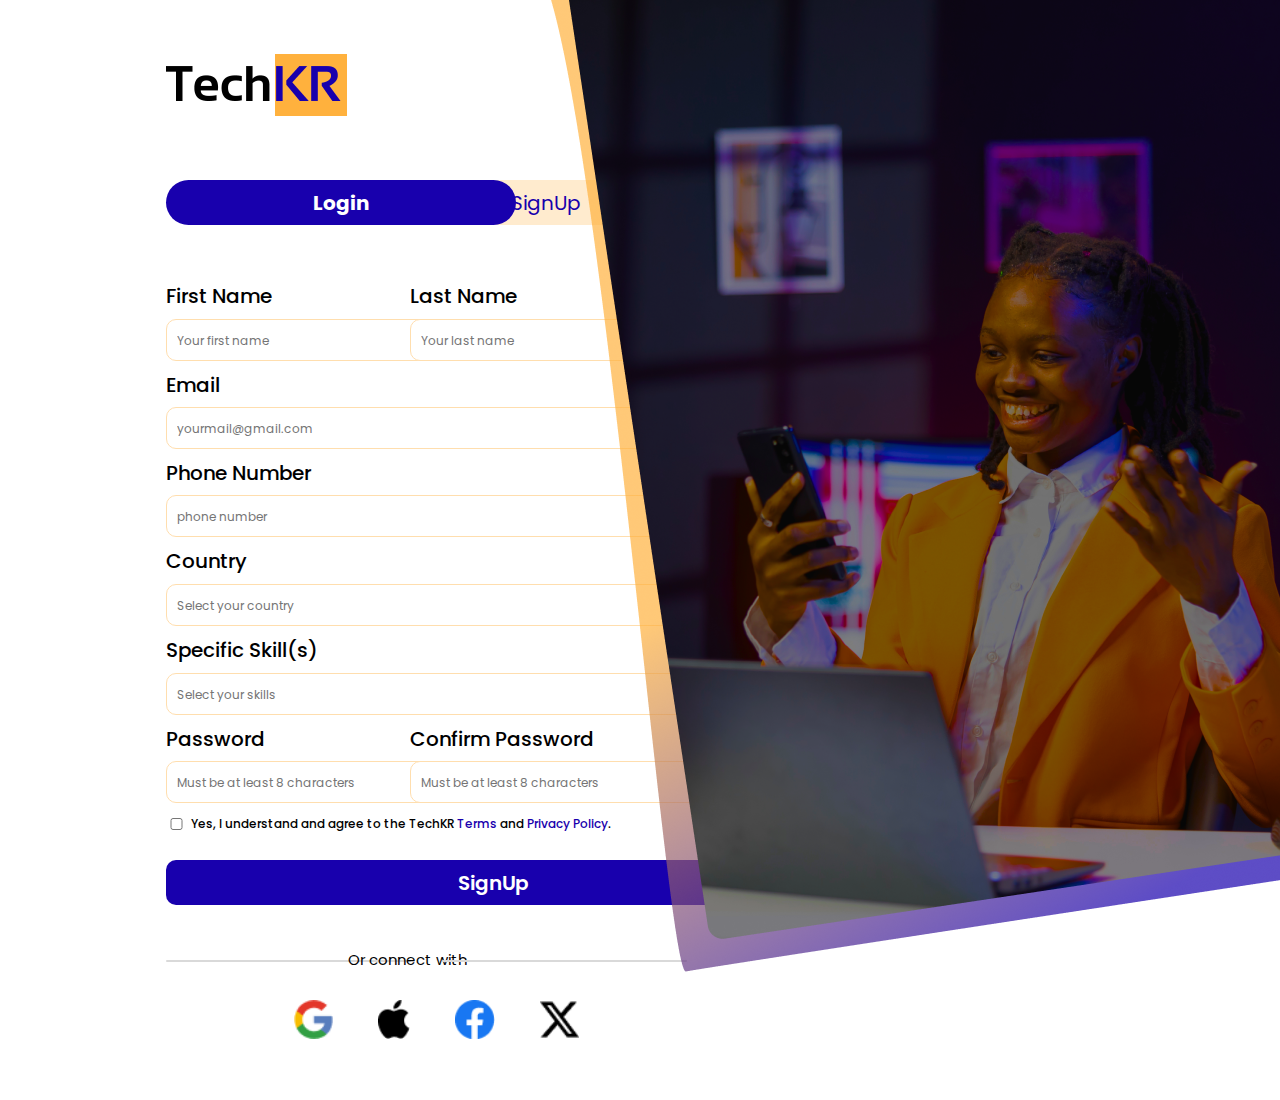
<file: page3.html>
<!DOCTYPE html>
<html lang="en">
<head>
  <meta charset="UTF-8">
  <meta name="viewport" content="width=device-width, initial-scale=1.0">
  <title>TechKR_3</title>
  <link rel="stylesheet" href="page3_styles.css">
  <link rel="preconnect" href="https://fonts.googleapis.com">
  <link rel="preconnect" href="https://fonts.gstatic.com" crossorigin>
  <link href="https://fonts.googleapis.com/css2?family=Outfit:wght@100..900&family=Poppins:ital,wght@0,100;0,200;0,300;0,400;0,500;0,600;0,700;0,800;0,900;1,100;1,200;1,300;1,400;1,500;1,600;1,700;1,800;1,900&family=Roboto:ital,wght@0,100..900;1,100..900&family=Young+Serif&display=swap" rel="stylesheet">
</head>
<body>
  <div class="contents">
    <div class="upper-section">
      <img class="company-name" src="image/logo.png" alt="Company logo">
    </div>

    <!-- Images Section -->
    <div class="mask-group">
      <div class="image-wrapper">
        <img class="page-image" src="image/Mask group.png">
        <img class="image-background" src="image/back.png">
      </div>
    </div>

    <!-- Signup / Login Buttons -->
    <div class="signup-login">
      <button class="signup">SignUp</button>
      <button class="login">Login</button>
    </div>

    <!-- Registration Form -->
    <div class="registration-details">

      <div class="first-name">First Name</div>
      <input class="first-name-input" type="text" placeholder="Your first name">
      
      <div class="last-name">Last Name</div>
      <input class="last-name-input" type="text" placeholder="Your last name">
      
      <div class="email">Email</div>
      <input class="email-input" type="text" placeholder="yourmail@gmail.com">
      
      <div class="phone-number">Phone Number</div>
      <input class="phone-number-input" type="text" placeholder="phone number">
      
      <div class="country">Country</div>
      <input class="country-input" type="text" placeholder="Select your country">
      
      <div class="skill">Specific Skill(s)</div>
      <input class="skill-input" type="text" placeholder="Select your skills">
      
      <div class="password">Password</div>
      <input class="password-input" type="text" placeholder="Must be at least 8 characters">
      
      <div class="confirm-password">Confirm Password</div>
      <input class="confirm-password-input" type="text" placeholder="Must be at least 8 characters">
      
      <label class="checkbox">
        <input type="checkbox">
          Yes, I understand and agree to the TechKR&nbsp; 
          <a href="terms.html" class="terms">Terms</a>&nbsp;and&nbsp;
          <a href="policy.html" class="policy">Privacy Policy</a>.
      </label>

      <button class="signup-button" type="submit">SignUp</button>

      <img class="line1" src="image/line.png" alt="short line">
      <div class="connect">Or connect with</div>
      <img class="line2" src="image/line.png" alt="short line">

      <div class="socials">
        <img class="google" src="image/google.png" alt="Google logo">
        <img class="apple" src="image/apple.png" alt="Apple logo">
        <img class="facebook" src="image/facebook.png" alt="Facebook logo">
        <img class="twitter" src="image/x.png" alt="X logo">        
      </div>

    </div>

  </div>
</body>
</html>
</file>
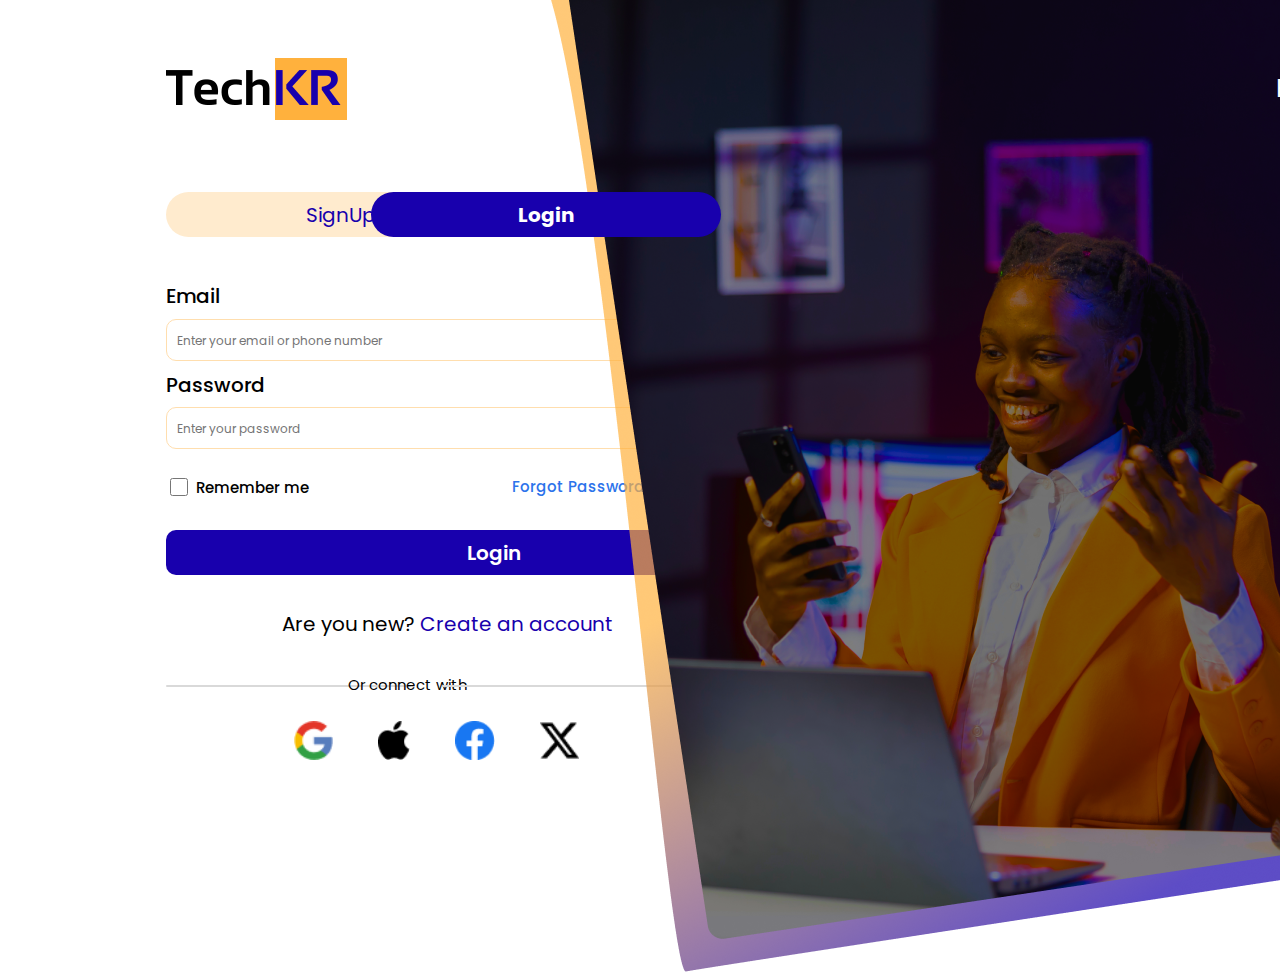
<file: page4.html>
<!DOCTYPE html>
<html lang="en">
<head>
  <meta charset="UTF-8">
  <meta name="viewport" content="width=device-width, initial-scale=1.0">
  <title>TechKR_4</title>
  <link rel="stylesheet" href="page4_styles.css">
  <link rel="preconnect" href="https://fonts.googleapis.com">
  <link rel="preconnect" href="https://fonts.gstatic.com" crossorigin>
  <link href="https://fonts.googleapis.com/css2?family=Outfit:wght@100..900&family=Poppins:ital,wght@0,100;0,200;0,300;0,400;0,500;0,600;0,700;0,800;0,900;1,100;1,200;1,300;1,400;1,500;1,600;1,700;1,800;1,900&family=Roboto:ital,wght@0,100..900;1,100..900&family=Young+Serif&display=swap" rel="stylesheet">
</head>
<body>
  <div class="contents">
    <div class="upper-section">
      <img class="company-name" src="image/logo.png" alt="Company logo">
      <div class="hiring">Hiring talent?</div>
      <div class="join">Join as a client</div>
    </div>

    <!-- Images Section -->
    <div class="mask-group">
      <div class="image-wrapper">
        <img class="page-image" src="image/Mask group.png">
        <img class="image-background" src="image/back.png">
      </div>
    </div>

    <!-- Signup / Login Buttons -->
    <div class="signup-login">
      <button class="signup">SignUp</button>
      <button class="login">Login</button>
    </div>

    <!-- Registration Form -->
    <div class="registration-details">
      
      <div class="email">Email</div>
      <input class="email-input" type="text" placeholder="Enter your email or phone number">
      
      <div class="password">Password</div>
      <input class="password-input" type="text" placeholder="Enter your password">
      
      <label class="checkbox">
        <input type="checkbox">
        Remember me    
      </label>

      <div class="forgot-password">Forgot Password?</div>

      <button class="login-button" type="submit">Login</button>

      <div class="new-registration">
        Are you new?&nbsp;
        <span class="new-account">Create an account</span>
      </div>

      <img class="line1" src="image/line.png" alt="short line">
      <div class="connect">Or connect with</div>
      <img class="line2" src="image/line.png" alt="short line">

      <div class="socials">
        <img class="google" src="image/google.png" alt="Google logo">
        <img class="apple" src="image/apple.png" alt="Apple logo">
        <img class="facebook" src="image/facebook.png" alt="Facebook logo">
        <img class="twitter" src="image/x.png" alt="X logo">        
      </div>

    </div>

  </div>
</body>
</html>
</file>
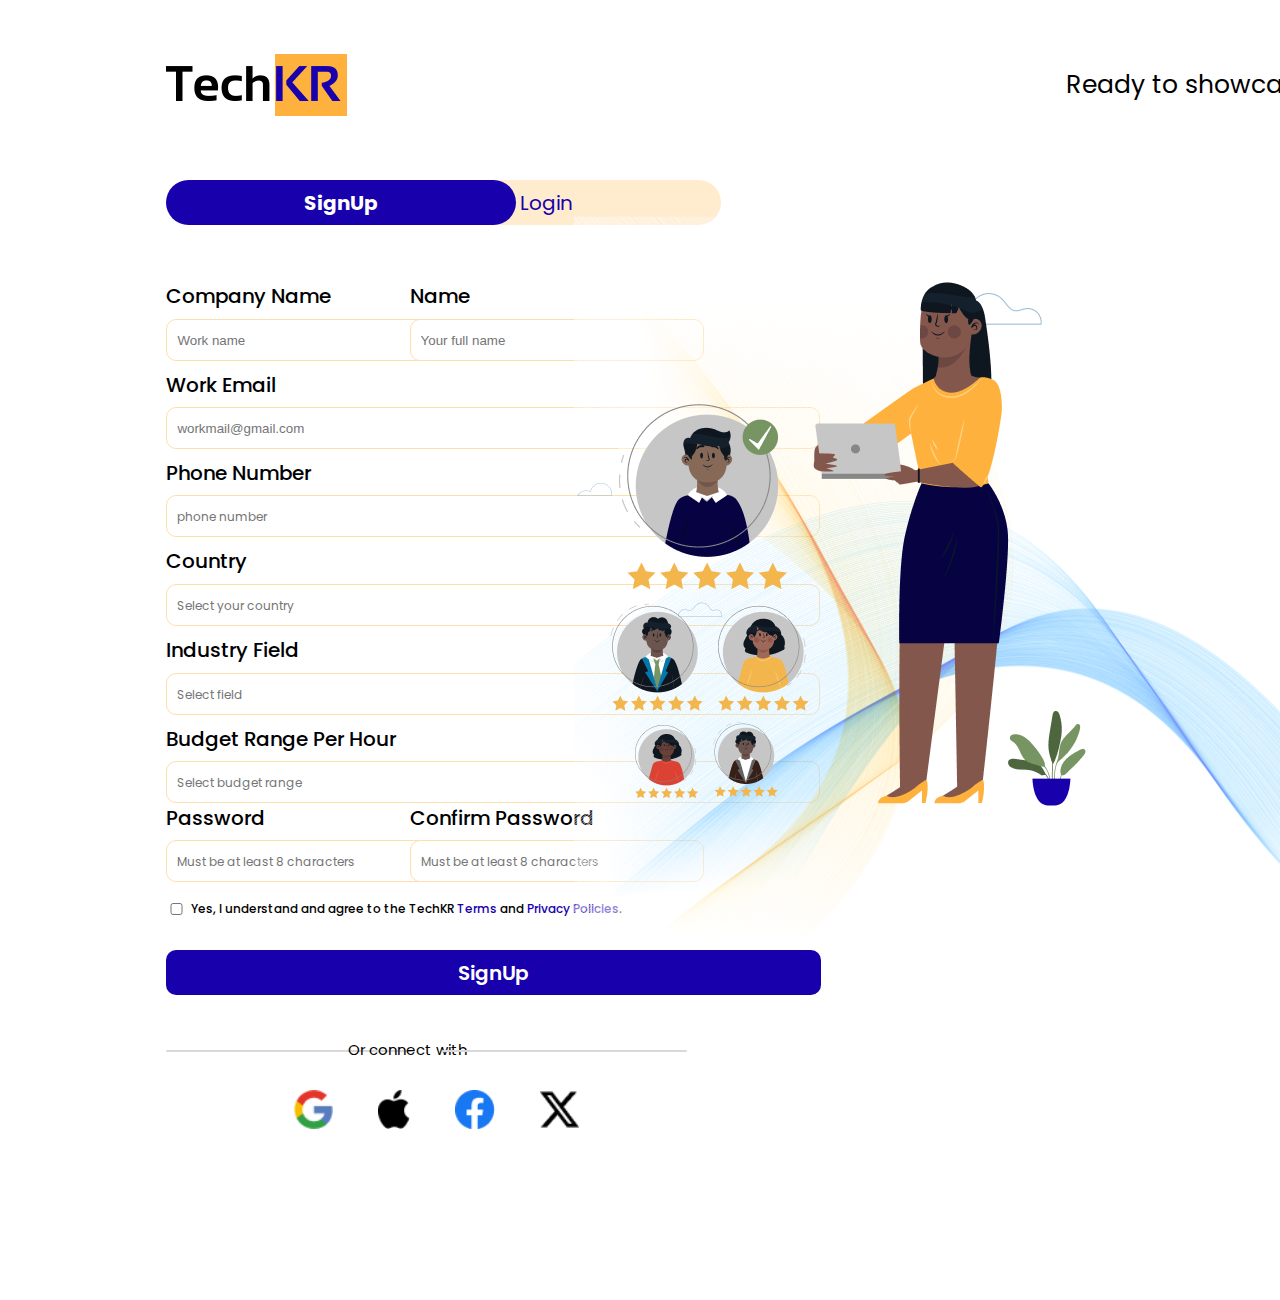
<file: page5.html>
<!DOCTYPE html>
<html lang="en">
<head>
  <meta charset="UTF-8">
  <meta name="viewport" content="width=device-width, initial-scale=1.0">
  <title>TechKR_5</title>
  <link rel="stylesheet" href="page5_styles.css">
  <link rel="preconnect" href="https://fonts.googleapis.com">
  <link rel="preconnect" href="https://fonts.gstatic.com" crossorigin>
  <link href="https://fonts.googleapis.com/css2?family=Outfit:wght@100..900&family=Poppins:ital,wght@0,100;0,200;0,300;0,400;0,500;0,600;0,700;0,800;0,900;1,100;1,200;1,300;1,400;1,500;1,600;1,700;1,800;1,900&family=Roboto:ital,wght@0,100..900;1,100..900&family=Young+Serif&display=swap" rel="stylesheet">
</head>
<body>
  <div class="contents">
    <div class="upper-section">
      <img class="company-logo" src="image/logo.png" alt="Company logo">
      <div class="talent">Ready to showcase your skills?</div>
      <div class="join">Join as a talent</div>
    </div>

    <!-- Images Section -->
    <div class="mask-group">
      <div class="image-wrapper">
        <img class="page-image" src="image/Client 1.png">
        <img class="image-background" src="image/bg 1.png">
      </div>
    </div>

    <!-- Signup / Login Buttons -->
    <div class="signup-login">
      <button class="signup">SignUp</button>
      <button class="login">Login</button>
    </div>

    <!-- Registration Form -->
    <div class="registration-details">

      <div class="company-name">Company Name</div>
      <input class="company-name-input" type="text" placeholder="Work name">
      
      <div class="name">Name</div>
      <input class="name-input" type="text" placeholder="Your full name">
      
      <div class="work-email">Work Email</div>
      <input class="work-email-input" type="text" placeholder="workmail@gmail.com">
      
      <div class="phone-number">Phone Number</div>
      <input class="phone-number-input" type="text" placeholder="phone number">
      
      <div class="country">Country</div>
      <input class="country-input" type="text" placeholder="Select your country">
      
      <div class="industry-field">Industry Field</div>
      <input class="industry-field-input" type="text" placeholder="Select field">
      
      <div class="budget-range">Budget Range Per Hour</div>
      <input class="budget-range-input" type="text" placeholder="Select budget range">
      
      <div class="password">Password</div>
      <input class="password-input" type="text" placeholder="Must be at least 8 characters">
      
      <div class="confirm-password">Confirm Password</div>
      <input class="confirm-password-input" type="text" placeholder="Must be at least 8 characters">
      
      <label class="checkbox">
        <input type="checkbox">
          Yes, I understand and agree to the TechKR&nbsp; 
          <a href="terms.html" class="terms">Terms</a>&nbsp;and&nbsp;
          <a href="policy.html" class="policy">Privacy Policies</a>.
      </label>

      <button class="signup-button" type="submit">SignUp</button>

      <img class="line1" src="image/line.png" alt="short line">
      <div class="connect">Or connect with</div>
      <img class="line2" src="image/line.png" alt="short line">

      <div class="socials">
        <img class="google" src="image/google.png" alt="Google logo">
        <img class="apple" src="image/apple.png" alt="Apple logo">
        <img class="facebook" src="image/facebook.png" alt="Facebook logo">
        <img class="twitter" src="image/x.png" alt="X logo">        
      </div>

    </div>

  </div>
</body>
</html>
</file>
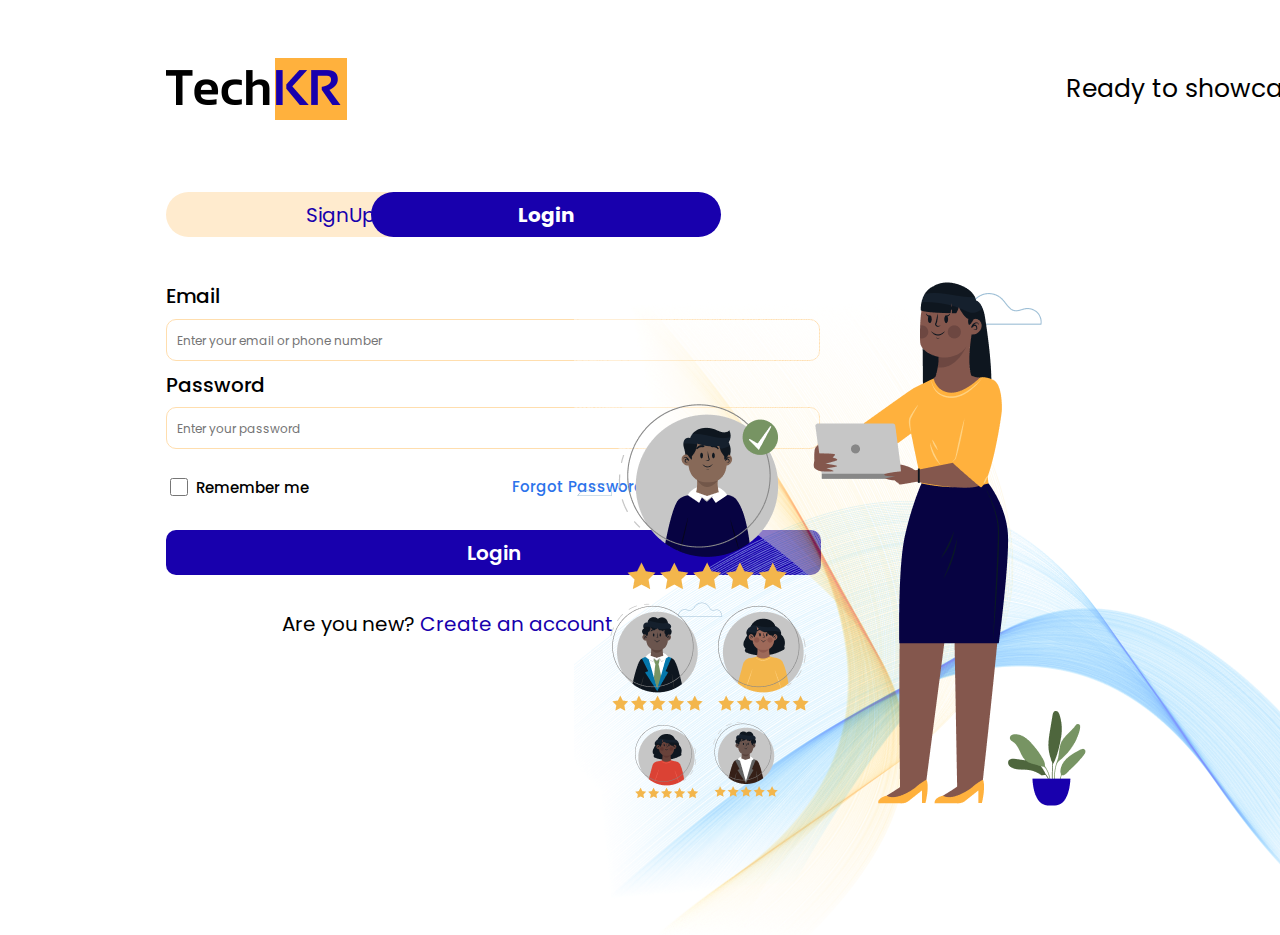
<file: page6.html>
<!DOCTYPE html>
<html lang="en">
<head>
  <meta charset="UTF-8">
  <meta name="viewport" content="width=device-width, initial-scale=1.0">
  <title>TechKR_6</title>
  <link rel="stylesheet" href="page6_styles.css">
  <link rel="preconnect" href="https://fonts.googleapis.com">
  <link rel="preconnect" href="https://fonts.gstatic.com" crossorigin>
  <link href="https://fonts.googleapis.com/css2?family=Outfit:wght@100..900&family=Poppins:ital,wght@0,100;0,200;0,300;0,400;0,500;0,600;0,700;0,800;0,900;1,100;1,200;1,300;1,400;1,500;1,600;1,700;1,800;1,900&family=Roboto:ital,wght@0,100..900;1,100..900&family=Young+Serif&display=swap" rel="stylesheet">
</head>
<body>
  <div class="contents">
    <div class="upper-section">
      <img class="company-logo" src="image/logo.png" alt="Company logo">
      <div class="talent">Ready to showcase your skills?</div>
      <div class="join">Join as a talent</div>
    </div>

    <!-- Images Section -->
    <div class="mask-group">
      <div class="image-wrapper">
        <img class="page-image" src="image/Client 1.png">
        <img class="image-background" src="image/bg 1.png">
      </div>
    </div>

    <!-- Signup / Login Buttons -->
    <div class="signup-login">
      <button class="signup">SignUp</button>
      <button class="login">Login</button>
    </div>

    <!-- Registration Form -->
    <div class="registration-details">
      
      <div class="email">Email</div>
      <input class="email-input" type="text" placeholder="Enter your email or phone number">
      
      <div class="password">Password</div>
      <input class="password-input" type="text" placeholder="Enter your password">
      
      <label class="checkbox">
        <input type="checkbox">
        Remember me    
      </label>

      <div class="forgot-password">Forgot Password?</div>

      <button class="login-button" type="submit">Login</button>

      <div class="new-registration">
        Are you new?&nbsp;
        <span class="new-account">Create an account</span>
      </div>

    </div>

  </div>
</body>
</html>
</file>
<file: page3_styles.css>
/* General */
body {
  font-family: 'Poppins', sans-serif;
  margin: 0;
  padding: 0;
  height: 1100px;
}

/* Container */
.contents {
  position: relative;
  width: 100%;
  height: 100vh; /* REQUIRED for overlays to show */
}

/* Upper Section */
.upper-section {
  position: absolute;
  top: 6%;
  left: 13%;
  display: flex;
  align-items: center;
  gap: 20px;
  max-width: 500px;
  width: 90%;
  z-index: 4; /* ensures it’s above overlay */
}

.company-name {
  width: 181px;
  height: 62px;
  object-fit: contain;
  display: inline-block;
}

.hiring,
.join {
  position: absolute;
  display: flex;
  font-weight: 400;
  font-size: 25px;
  width: 200px;
}

.hiring {
  color: #FFFFFF;
  left: 222%;
}

.join {
  color: #FFB13D;
  left: 263%;
  cursor: pointer;
}

.join:hover {
  text-decoration: underline;
}

.mask-group {
  position: absolute;
  top: 0;
  right: 0;
  width: 100%;
  display: flex;
  justify-content: flex-end;
  align-items: center;
}

.image-wrapper {
  position: relative;
}

.page-image {
  position: relative;
  display: inline-block;
  z-index: 2;
  top: 0;
}

.image-background {
  position: absolute;
  display: inline-block;
  right: 0;
  top: 0;
  z-index: 1;
}

.login,
.signup {
  display: flex;
  width: 350px;
  height: 45px;
  position: absolute;
  top: 20%;
  border-radius: 25px;
  border: none;
  font-family: 'Poppins', sans-serif;
  font-size: 20px;
  cursor: pointer;
  justify-content: center;    /* centers text horizontally */
  align-items: center;
}
.login {
  background-color: #1800AD;
  left: 13%;
  color: white;
  z-index: 2;
  font-weight: 700;
}

.signup {
  background-color: #FFEBCE;
  left: 29%;
  color: #1800AD;
  font-weight: 400;
}

/* Form Section */
.registration-details {
  position: relative;
}

.first-name,
.last-name,
.email,
.phone-number,
.country,
.skill,
.password,
.confirm-password {
  display: flex;
  width: 200px;
  height: 16px;
  top: 288px;
  position: absolute;
  font-family: 'Poppins', sans-serif;
  font-size: 20px;
  font-weight: 500;
  align-items: center;
  left: 13%;
}

.last-name {
  left: 32%;
}

.first-name-input,
.last-name-input,
.email-input,
.phone-number-input,
.country-input,
.skill-input,
.password-input,
.confirm-password-input {
  display: flex;
  position: absolute;
  height: 38px;
  border-width: 1px;
  border-style: solid;
  border-color: #FFDEAE;
  background: white;
  color: black;
  padding-left: 10px;
  border-radius: 10px;
  left: 13%;
}
.first-name-input::placeholder, 
.last-name-input::placeholder,
.email-input::placeholder,
.phone-number-input::placeholder,
.country-input::placeholder,
.skill-input::placeholder,
.password-input::placeholder,
.confirm-password-input::placeholder {
  font-family: 'Poppins', sans-serif;
  font-size: 12px;
}
.first-name-input {
  top: 319px;
  width: 280px;
}
.last-name-input {
  top: 319px;
  left: 32%;
  width: 280px;
}
.email {top: 377px}
.phone-number {top: 465px}
.country {top: 553px}
.skill {top: 642px}
.password {top: 731px}
.confirm-password {top: 731px; left: 32%;}

.email-input {top: 407px; width: 640px;}
.phone-number-input {top: 495px; width: 640px;}
.country-input {top: 584px; width: 640px;}
.skill-input {top: 673px; width: 640px;}
.password-input {top: 761px; width: 280px;}
.confirm-password-input {top: 761px; left: 32%; width: 280px;}

.checkbox {
  display: flex;
  position: absolute;
  align-items: center;
  font-family: 'Poppins', sans-serif;
  font-size: 12px;
  font-weight: 500;
  cursor: pointer;
  top: 815px;
  left: 13%;
}

.checkbox input {
  margin-right: 8px; /* space between box and text */
  width: 13px;
  height: 12px;
  border: 0.5px;
  border-radius: 2px;
}

.terms,
.policy {
  color: #1800AD;
  text-decoration: none;
  cursor: pointer;
}

.terms:hover,
.policy:hover {
  text-decoration: underline; /* hover effect */
}

.signup-button {
  display: flex;
  width: 655px;
  height: 45px;
  border-radius: 10px;
  position: absolute;
  top: 860px;
  border: none;
  font-family: 'Poppins', sans-serif;
  font-size: 20px;
  background-color: #1800AD;
  left: 13%;
  color: #FFFFFF;
  font-weight: 600;
  cursor: pointer;
  justify-content: center;    /* centers text horizontally */
  align-items: center;
}

.line1,
.line2 {
  display: flex;
  width: 245px;
  height: 2px;
  border-radius: 10px;
  position: absolute;
  top: 960px;
}

.line1 {
  left: 13%;
}

.line2 {
  left: 34.5%;
}
.connect {
  display: flex;
  width: 119px;
  height: 23px;
  position: absolute;
  top: 948px;
  font-size: 15px;
  font-weight: 400;
  left: 27.2%;
}
.socials {
  display: flex;
  width: 264px;
  height: 39px;
  position: absolute;
  top: 1000px;
  left: 23%;
  gap: 45px;
  cursor: pointer;
}
</file>
<file: page4_styles.css>
/* General */
body {
  font-family: 'Poppins', sans-serif;
  margin: 0;
  padding: 0;
  overflow: hidden; /* Prevents scrolling */
}

/* Container */
.contents {
  position: relative;
  width: 100%;
}

/* Upper Section */
.upper-section {
  position: absolute;
  display: flex;
  top: 58px;
  left: 13%;
  align-items: center;
  gap: 20px;
  max-width: 500px;
  width: 90%;
  z-index: 4; /* ensures it’s above overlay */
}

.company-name {
  width: 181px;
  height: 62px;
  object-fit: contain;
  display: inline-block;
}

.hiring,
.join {
  position: absolute;
  display: flex;
  font-weight: 400;
  font-size: 25px;
  width: 200px;
}

.hiring {
  color: #FFFFFF;
  left: 222%;
}

.join {
  color: #FFB13D;
  left: 263%;
  cursor: pointer;
}

.join:hover {
  text-decoration: underline;
}

.mask-group {
  position: absolute;
  top: 0;
  right: 0;
  width: 100%;
  display: flex;
  justify-content: flex-end;
  align-items: center;
}

.image-wrapper {
  position: relative;
}

.page-image {
  position: relative;
  display: inline-block;
  z-index: 2;
  top: 0;
}

.image-background {
  position: absolute;
  display: inline-block;
  right: 0;
  top: 0;
  z-index: 1;
}

.login,
.signup {
  display: flex;
  width: 350px;
  height: 45px;
  position: absolute;
  top: 192px;
  border-radius: 25px;
  border: none;
  font-family: 'Poppins', sans-serif;
  font-size: 20px;
  cursor: pointer;
  justify-content: center;    /* centers text horizontally */
  align-items: center;
}

.signup {
  background-color: #FFEBCE;
  left: 13%;
  color: #1800AD;
  font-weight: 400;
}

.login {
  background-color: #1800AD;
  left: 29%;
  color: white;
  z-index: 2;
  font-weight: 700;
}

/* Form Section */
.registration-details {
  position: relative;
}

.email,
.password {
  display: flex;
  width: 200px;
  height: 16px;
  position: absolute;
  font-family: 'Poppins', sans-serif;
  font-size: 20px;
  font-weight: 500;
  align-items: center;
  left: 13%;
}

.email {top: 288px;}

.password {top: 377px;}

.email-input,
.password-input {
  display: flex;
  position: absolute;
  height: 38px;
  border-width: 1px;
  border-style: solid;
  border-color: #FFDEAE;
  background: white;
  color: black;
  padding-left: 10px;
  border-radius: 10px;
  left: 13%;
}

.email-input::placeholder,
.password-input::placeholder {
  font-family: 'Poppins', sans-serif;
  font-size: 12px;
}
.email-input {top: 319px; width: 640px;}

.password-input {top: 407px; width: 640px;}

.checkbox,
.forgot-password {
  display: flex;
  position: absolute;
  align-items: center;
  font-family: 'Poppins', sans-serif;
  font-size: 15px;
  font-weight: 500;
  cursor: pointer;
  top: 475px;
}

.checkbox {left: 13%;}

.forgot-password {
  left: 40%;
  color: #2C73EB;
  font-style: solid;
}

.forgot-password:hover {
  text-decoration: underline;
}

.checkbox input {
  margin-right: 8px; /* space between box and text */
  width: 18px;
  height: 18px;
  border: 0.5px;
  border-radius: 2px;
}

.login-button {
  display: flex;
  width: 655px;
  height: 45px;
  border-radius: 10px;
  position: absolute;
  top: 530px;
  border: none;
  font-family: 'Poppins', sans-serif;
  font-size: 20px;
  background-color: #1800AD;
  left: 13%;
  color: #FFFFFF;
  font-weight: 600;
  cursor: pointer;
  justify-content: center;    /* centers text horizontally */
  align-items: center;
}

.new-registration {
  display: flex;
  position: absolute;
  justify-content: center;
  align-items: center;
  left: 22%;
  top: 609px;
  font-size: 20px;
  font-weight: 400;
  color: #000000;
}

.new-account {
  color: #1800AD;
  cursor: pointer;
}

.new-account:hover {
  text-decoration: underline; /* hover effect */
}

.line1,
.line2 {
  display: flex;
  width: 245px;
  height: 2px;
  border-radius: 10px;
  position: absolute;
  top: 685px;
}

.line1 {
  left: 13%;
}

.line2 {
  left: 34.5%;
}
.connect {
  display: flex;
  width: 119px;
  height: 23px;
  position: absolute;
  top: 673px;
  font-size: 15px;
  font-weight: 400;
  left: 27.2%;
}
.socials {
  display: flex;
  width: 264px;
  height: 39px;
  position: absolute;
  top: 721px;
  left: 23%;
  gap: 45px;
  cursor: pointer;
}
</file>
<file: page5_styles.css>
/* General */
body {
  font-family: 'Poppins', sans-serif;
  margin: 0;
  padding: 0;
  height: 1300px;
  overflow-x: hidden;
}

/* Container */
.contents {
  position: relative;
  width: 100%;
  height: 100vh; /* REQUIRED for overlays to show */
}

/* Upper Section */
.upper-section {
  position: absolute;
  top: 6%;
  left: 13%;
  display: flex;
  align-items: center;
  gap: 20px;
  max-width: 500px;
  width: 90%;
  z-index: 4; /* ensures it’s above overlay */
}

.company-logo {
  width: 181px;
  height: 62px;
  object-fit: contain;
  display: inline-block;
}

.talent,
.join {
  position: absolute;
  display: flex;
  font-weight: 400;
  font-size: 25px;
  width: 500px;
}

.talent {
  color: #000000;
  left: 180%;
  
}

.join {
  color: #FFB13D;
  left: 263%;
  cursor: pointer;
}

.join:hover {
  text-decoration: underline;
}

.mask-group {
  position: absolute;
  top: 0;
  right: 0;
  width: 100%;
  display: flex;
  justify-content: flex-end;
  align-items: center;
}

.image-wrapper {
  position: relative;
}

.page-image {
  position: relative;
  display: inline-block;
  z-index: 2;
  top: 243px;
  right: 100px;
}

.image-background {
  position: absolute;
  display: inline-block;
  right: 0;
  top: 165px;
  z-index: 1;
}

.login,
.signup {
  display: flex;
  width: 350px;
  height: 45px;
  position: absolute;
  top: 20%;
  border-radius: 25px;
  border: none;
  font-family: 'Poppins', sans-serif;
  font-size: 20px;
  cursor: pointer;
  justify-content: center;    /* centers text horizontally */
  align-items: center;
}
.signup {
  background-color: #1800AD;
  left: 13%;
  color: white;
  z-index: 2;
  font-weight: 700;
}

.login {
  background-color: #FFEBCE;
  left: 29%;
  color: #1800AD;
  font-weight: 400;
}

/* Form Section */
.registration-details {
  position: relative;
}

.company-name,
.name,
.work-email,
.phone-number,
.country,
.industry-field,
.budget-range,
.password,
.confirm-password {
  display: flex;
  width: 200px;
  height: 16px;
  top: 288px;
  position: absolute;
  font-family: 'Poppins', sans-serif;
  font-size: 20px;
  font-weight: 500;
  align-items: center;
  left: 13%;
}

.name {
  left: 32%;
}

.company-name-input,
.name-input,
.work-email-input,
.phone-number-input,
.country-input,
.industry-field-input,
.budget-range-input,
.password-input,
.confirm-password-input {
  display: flex;
  position: absolute;
  height: 38px;
  border-width: 1px;
  border-style: solid;
  border-color: #FFDEAE;
  background: white;
  color: black;
  padding-left: 10px;
  border-radius: 10px;
  left: 13%;
}
.first-name-input::placeholder, 
.last-name-input::placeholder,
.email-input::placeholder,
.phone-number-input::placeholder,
.country-input::placeholder,
.industry-field-input::placeholder,
.budget-range-input::placeholder,
.password-input::placeholder,
.confirm-password-input::placeholder {
  font-family: 'Poppins', sans-serif;
  font-size: 12px;
}
.company-name-input {
  top: 319px;
  width: 280px;
}
.name-input {
  top: 319px;
  left: 32%;
  width: 280px;
}
.work-email {top: 377px;}
.phone-number {top: 465px;}
.country {top: 553px;}
.industry-field {top: 642px;}
.budget-range {top: 731px; width: 500px}
.password {top: 810px;}
.confirm-password {top: 810px; left: 32%;}

.work-email-input {top: 407px; width: 640px;}
.phone-number-input {top: 495px; width: 640px;}
.country-input {top: 584px; width: 640px;}
.industry-field-input {top: 673px; width: 640px;}
.budget-range-input {top: 761px; width: 640px;}
.password-input {top: 840px; width: 280px;}
.confirm-password-input {top: 840px; left: 32%; width: 280px;}

.checkbox {
  display: flex;
  position: absolute;
  align-items: center;
  font-family: 'Poppins', sans-serif;
  font-size: 12px;
  font-weight: 500;
  cursor: pointer;
  top: 900px;
  left: 13%;
}

.checkbox input {
  margin-right: 8px; /* space between box and text */
  width: 13px;
  height: 12px;
  border: 0.5px;
  border-radius: 2px;
}

.terms,
.policy {
  color: #1800AD;
  text-decoration: none;
  cursor: pointer;
}

.terms:hover,
.policy:hover {
  text-decoration: underline; /* hover effect */
}

.signup-button {
  display: flex;
  width: 655px;
  height: 45px;
  border-radius: 10px;
  position: absolute;
  top: 950px;
  border: none;
  font-family: 'Poppins', sans-serif;
  font-size: 20px;
  background-color: #1800AD;
  left: 13%;
  color: #FFFFFF;
  font-weight: 600;
  cursor: pointer;
  justify-content: center;    /* centers text horizontally */
  align-items: center;
}

.line1,
.line2 {
  display: flex;
  width: 245px;
  height: 2px;
  border-radius: 10px;
  position: absolute;
  top: 1050px;
}

.line1 {
  left: 13%;
}

.line2 {
  left: 34.5%;
}
.connect {
  display: flex;
  width: 119px;
  height: 23px;
  position: absolute;
  top: 1038px;
  font-size: 15px;
  font-weight: 400;
  left: 27.2%;
}
.socials {
  display: flex;
  width: 264px;
  height: 39px;
  position: absolute;
  top: 1090px;
  left: 23%;
  gap: 45px;
  cursor: pointer;
}
</file>
<file: page6_styles.css>
/* General */
body {
  font-family: 'Poppins', sans-serif;
  margin: 0;
  padding: 0;
  overflow: hidden; /* Prevents scrolling */
}

/* Container */
.contents {
  position: relative;
  width: 100%;
}

/* Upper Section */
.upper-section {
  position: absolute;
  display: flex;
  top: 58px;
  left: 13%;
  align-items: center;
  gap: 20px;
  max-width: 500px;
  width: 90%;
  z-index: 4; /* ensures it’s above overlay */
}

.company-logo {
  width: 181px;
  height: 62px;
  object-fit: contain;
  display: inline-block;
}

.talent,
.join {
  position: absolute;
  display: flex;
  font-weight: 400;
  font-size: 25px;
  width: 500px;
}

.talent {
  color: #000000;
  left: 180%;
  
}

.join {
  color: #FFB13D;
  left: 263%;
  cursor: pointer;
}

.join:hover {
  text-decoration: underline;
}

.mask-group {
  position: absolute;
  top: 0;
  right: 0;
  width: 100%;
  display: flex;
  justify-content: flex-end;
  align-items: center;
}

.image-wrapper {
  position: relative;
}

.page-image {
  position: relative;
  display: inline-block;
  z-index: 2;
  top: 243px;
  right: 100px;
}

.image-background {
  position: absolute;
  display: inline-block;
  right: 0;
  top: 165px;
  z-index: 1;
}

.login,
.signup {
  display: flex;
  width: 350px;
  height: 45px;
  position: absolute;
  top: 192px;
  border-radius: 25px;
  border: none;
  font-family: 'Poppins', sans-serif;
  font-size: 20px;
  cursor: pointer;
  justify-content: center;    /* centers text horizontally */
  align-items: center;
}

.signup {
  background-color: #FFEBCE;
  left: 13%;
  color: #1800AD;
  font-weight: 400;
}

.login {
  background-color: #1800AD;
  left: 29%;
  color: white;
  z-index: 2;
  font-weight: 700;
}

/* Form Section */
.registration-details {
  position: relative;
}

.email,
.password {
  display: flex;
  width: 200px;
  height: 16px;
  position: absolute;
  font-family: 'Poppins', sans-serif;
  font-size: 20px;
  font-weight: 500;
  align-items: center;
  left: 13%;
}

.email {top: 288px;}

.password {top: 377px;}

.email-input,
.password-input {
  display: flex;
  position: absolute;
  height: 38px;
  border-width: 1px;
  border-style: solid;
  border-color: #FFDEAE;
  background: white;
  color: black;
  padding-left: 10px;
  border-radius: 10px;
  left: 13%;
}

.email-input::placeholder,
.password-input::placeholder {
  font-family: 'Poppins', sans-serif;
  font-size: 12px;
}
.email-input {top: 319px; width: 640px;}

.password-input {top: 407px; width: 640px;}

.checkbox,
.forgot-password {
  display: flex;
  position: absolute;
  align-items: center;
  font-family: 'Poppins', sans-serif;
  font-size: 15px;
  font-weight: 500;
  cursor: pointer;
  top: 475px;
}

.checkbox {left: 13%;}

.forgot-password {
  left: 40%;
  color: #2C73EB;
  font-style: solid;
}

.forgot-password:hover {
  text-decoration: underline;
}

.checkbox input {
  margin-right: 8px; /* space between box and text */
  width: 18px;
  height: 18px;
  border: 0.5px;
  border-radius: 2px;
}

.login-button {
  display: flex;
  width: 655px;
  height: 45px;
  border-radius: 10px;
  position: absolute;
  top: 530px;
  border: none;
  font-family: 'Poppins', sans-serif;
  font-size: 20px;
  background-color: #1800AD;
  left: 13%;
  color: #FFFFFF;
  font-weight: 600;
  cursor: pointer;
  justify-content: center;    /* centers text horizontally */
  align-items: center;
}

.new-registration {
  display: flex;
  position: absolute;
  justify-content: center;
  align-items: center;
  left: 22%;
  top: 609px;
  font-size: 20px;
  font-weight: 400;
  color: #000000;
}

.new-account {
  color: #1800AD;
  cursor: pointer;
}

.new-account:hover {
  text-decoration: underline; /* hover effect */
}
</file>
